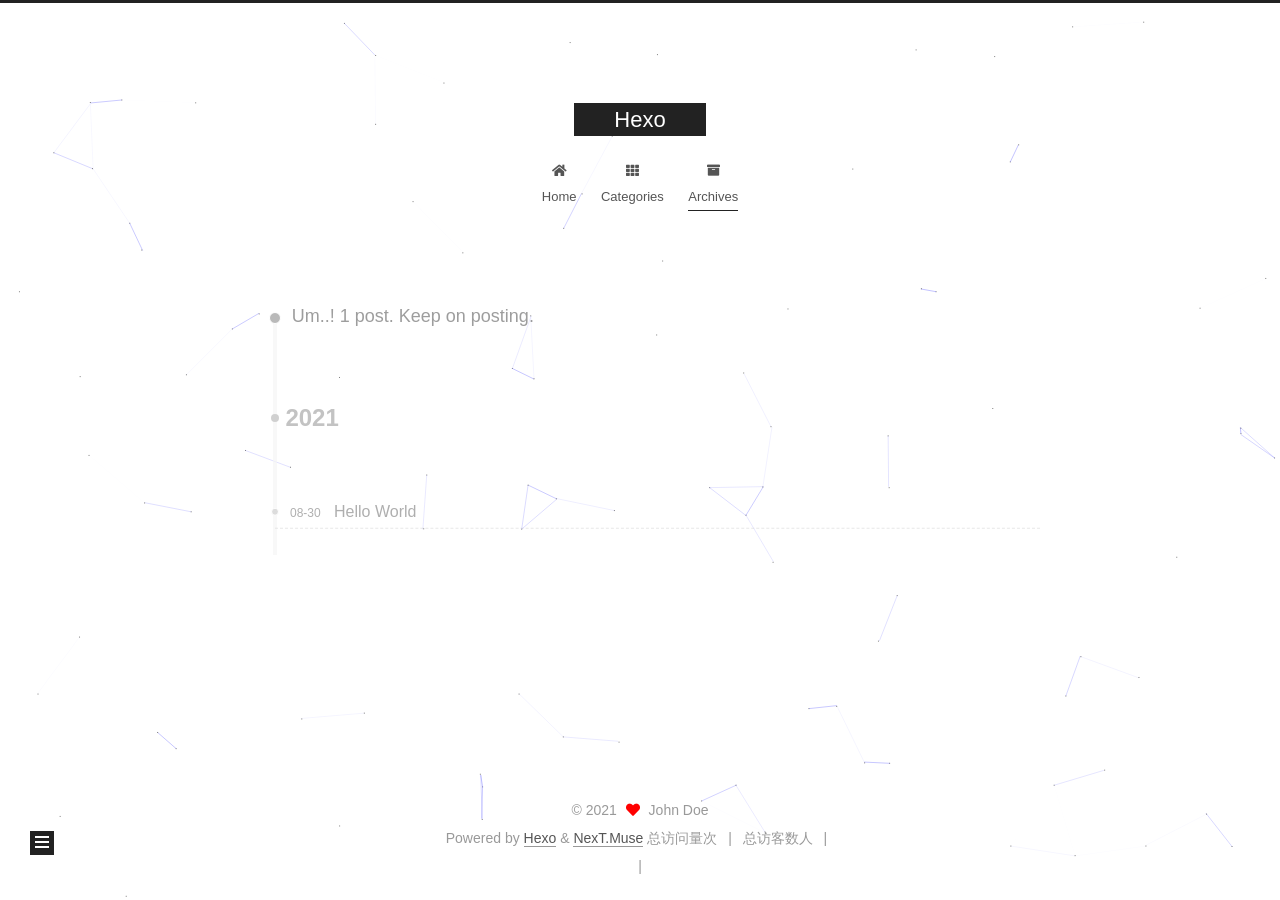
<file: archives/2021/index.html>
<!DOCTYPE html>
<html lang="en">
<head>
  <meta charset="UTF-8">
<meta name="viewport" content="width=device-width, initial-scale=1, maximum-scale=2">
<meta name="theme-color" content="#222">
<meta name="generator" content="Hexo 5.4.0">
  <link rel="apple-touch-icon" sizes="180x180" href="/images/apple-touch-icon-next.png">
  <link rel="icon" type="image/png" sizes="32x32" href="/images/favicon-32x32-next.png">
  <link rel="icon" type="image/png" sizes="16x16" href="/images/favicon-16x16-next.png">
  <link rel="mask-icon" href="/images/logo.svg" color="#222">

<link rel="stylesheet" href="/css/main.css">


<link rel="stylesheet" href="/lib/font-awesome/css/all.min.css">

<script id="hexo-configurations">
    var NexT = window.NexT || {};
    var CONFIG = {"hostname":"example.com","root":"/","scheme":"Muse","version":"7.8.0","exturl":false,"sidebar":{"position":"left","display":"post","padding":18,"offset":12,"onmobile":false},"copycode":{"enable":false,"show_result":false,"style":null},"back2top":{"enable":true,"sidebar":false,"scrollpercent":false},"bookmark":{"enable":false,"color":"#222","save":"auto"},"fancybox":false,"mediumzoom":false,"lazyload":false,"pangu":false,"comments":{"style":"tabs","active":null,"storage":true,"lazyload":false,"nav":null},"algolia":{"hits":{"per_page":10},"labels":{"input_placeholder":"Search for Posts","hits_empty":"We didn't find any results for the search: ${query}","hits_stats":"${hits} results found in ${time} ms"}},"localsearch":{"enable":false,"trigger":"auto","top_n_per_article":1,"unescape":false,"preload":false},"motion":{"enable":true,"async":false,"transition":{"post_block":"fadeIn","post_header":"slideDownIn","post_body":"slideDownIn","coll_header":"slideLeftIn","sidebar":"slideUpIn"}}};
  </script>

  <meta property="og:type" content="website">
<meta property="og:title" content="Hexo">
<meta property="og:url" content="http://example.com/archives/2021/index.html">
<meta property="og:site_name" content="Hexo">
<meta property="og:locale" content="en_US">
<meta property="article:author" content="John Doe">
<meta name="twitter:card" content="summary">

<link rel="canonical" href="http://example.com/archives/2021/">


<script id="page-configurations">
  // https://hexo.io/docs/variables.html
  CONFIG.page = {
    sidebar: "",
    isHome : false,
    isPost : false,
    lang   : 'en'
  };
</script>

  <title>Archive | Hexo</title>
  






  <noscript>
  <style>
  .use-motion .brand,
  .use-motion .menu-item,
  .sidebar-inner,
  .use-motion .post-block,
  .use-motion .pagination,
  .use-motion .comments,
  .use-motion .post-header,
  .use-motion .post-body,
  .use-motion .collection-header { opacity: initial; }

  .use-motion .site-title,
  .use-motion .site-subtitle {
    opacity: initial;
    top: initial;
  }

  .use-motion .logo-line-before i { left: initial; }
  .use-motion .logo-line-after i { right: initial; }
  </style>
</noscript>

</head>

<body itemscope itemtype="http://schema.org/WebPage">
  <div class="container use-motion">
    <div class="headband"></div>

    <header class="header" itemscope itemtype="http://schema.org/WPHeader">
      <div class="header-inner"><div class="site-brand-container">
  <div class="site-nav-toggle">
    <div class="toggle" aria-label="Toggle navigation bar">
      <span class="toggle-line toggle-line-first"></span>
      <span class="toggle-line toggle-line-middle"></span>
      <span class="toggle-line toggle-line-last"></span>
    </div>
  </div>

  <div class="site-meta">

    <a href="/" class="brand" rel="start">
      <span class="logo-line-before"><i></i></span>
      <h1 class="site-title">Hexo</h1>
      <span class="logo-line-after"><i></i></span>
    </a>
  </div>

  <div class="site-nav-right">
    <div class="toggle popup-trigger">
    </div>
  </div>
</div>




<nav class="site-nav">
  <ul id="menu" class="main-menu menu">
        <li class="menu-item menu-item-home">

    <a href="/" rel="section"><i class="fa fa-home fa-fw"></i>Home</a>

  </li>
        <li class="menu-item menu-item-categories">

    <a href="/categories/" rel="section"><i class="fa fa-th fa-fw"></i>Categories</a>

  </li>
        <li class="menu-item menu-item-archives">

    <a href="/archives/" rel="section"><i class="fa fa-archive fa-fw"></i>Archives</a>

  </li>
  </ul>
</nav>




</div>
    </header>

    
  <div class="back-to-top">
    <i class="fa fa-arrow-up"></i>
    <span>0%</span>
  </div>


    <main class="main">
      <div class="main-inner">
        <div class="content-wrap">
          

          <div class="content archive">
            

  
  
  
  <div class="post-block">
    <div class="posts-collapse">
      <div class="collection-title">
        <span class="collection-header">Um..! 1 post. Keep on posting.</span>
      </div>

      
    <div class="collection-year">
      <span class="collection-header">2021</span>
    </div>

  <article itemscope itemtype="http://schema.org/Article">
    <header class="post-header">

      <div class="post-meta">
        <time itemprop="dateCreated"
              datetime="2021-08-30T21:25:24+08:00"
              content="2021-08-30">
          08-30
        </time>
      </div>

      <div class="post-title">
          <a class="post-title-link" href="/2021/08/30/hello-world/" itemprop="url">
            <span itemprop="name">Hello World</span>
          </a>
      </div>

    </header>
  </article>


    </div>
  </div>
  
  
  

  



          </div>
          

<script>
  window.addEventListener('tabs:register', () => {
    let { activeClass } = CONFIG.comments;
    if (CONFIG.comments.storage) {
      activeClass = localStorage.getItem('comments_active') || activeClass;
    }
    if (activeClass) {
      let activeTab = document.querySelector(`a[href="#comment-${activeClass}"]`);
      if (activeTab) {
        activeTab.click();
      }
    }
  });
  if (CONFIG.comments.storage) {
    window.addEventListener('tabs:click', event => {
      if (!event.target.matches('.tabs-comment .tab-content .tab-pane')) return;
      let commentClass = event.target.classList[1];
      localStorage.setItem('comments_active', commentClass);
    });
  }
</script>

        </div>
          
  
  <div class="toggle sidebar-toggle">
    <span class="toggle-line toggle-line-first"></span>
    <span class="toggle-line toggle-line-middle"></span>
    <span class="toggle-line toggle-line-last"></span>
  </div>

  <aside class="sidebar">
    <div class="sidebar-inner">

      <ul class="sidebar-nav motion-element">
        <li class="sidebar-nav-toc">
          Table of Contents
        </li>
        <li class="sidebar-nav-overview">
          Overview
        </li>
      </ul>

      <!--noindex-->
      <div class="post-toc-wrap sidebar-panel">
      </div>
      <!--/noindex-->

      <div class="site-overview-wrap sidebar-panel">
        <div class="site-author motion-element" itemprop="author" itemscope itemtype="http://schema.org/Person">
    <img class="site-author-image" itemprop="image" alt="John Doe"
      src="/images/ShinChan.jpg">
  <p class="site-author-name" itemprop="name">John Doe</p>
  <div class="site-description" itemprop="description"></div>
</div>
<div class="site-state-wrap motion-element">
  <nav class="site-state">
      <div class="site-state-item site-state-posts">
          <a href="/archives/">
        
          <span class="site-state-item-count">1</span>
          <span class="site-state-item-name">posts</span>
        </a>
      </div>
  </nav>
</div>
  <div class="links-of-author motion-element">
      <span class="links-of-author-item">
        <a href="https://github.com/LVZJself" title="GitHub → https:&#x2F;&#x2F;github.com&#x2F;LVZJself" rel="noopener" target="_blank"><i class="fab fa-github fa-fw"></i>GitHub</a>
      </span>
      <span class="links-of-author-item">
        <a href="mailto:faye1246950440@gmail.com" title="E-Mail → mailto:faye1246950440@gmail.com" rel="noopener" target="_blank"><i class="fa fa-envelope fa-fw"></i>E-Mail</a>
      </span>
  </div>



      </div>

    </div>
  </aside>
  <div id="sidebar-dimmer"></div>


      </div>
    </main>

    <footer class="footer">
      <div class="footer-inner">
        

        

<div class="copyright">
  
  &copy; 
  <span itemprop="copyrightYear">2021</span>
  <span class="with-love">
    <i class="fa fa-heart"></i>
  </span>
  <span class="author" itemprop="copyrightHolder">John Doe</span>
</div>
  <div class="powered-by">Powered by <a href="https://hexo.io/" class="theme-link" rel="noopener" target="_blank">Hexo</a> & <a href="https://muse.theme-next.org/" class="theme-link" rel="noopener" target="_blank">NexT.Muse</a>
  </div>

    <script async src="//dn-lbstatics.qbox.me/busuanzi/2.3/busuanzi.pure.mini.js"></script>

    <span id="busuanzi_container_site_pv">总访问量<span id="busuanzi_value_site_pv"></span>次</span>
    <span class="post-meta-divider">|</span>
    <span id="busuanzi_container_site_uv">总访客数<span id="busuanzi_value_site_uv"></span>人</span>
    <span class="post-meta-divider">|</span>
<!-- 不蒜子计数初始值纠正 -->
<script>
$(document).ready(function() {

    var int = setInterval(fixCount, 50);  // 50ms周期检测函数
    var countOffset = 20000;  // 初始化首次数据

    function fixCount() {            
       if (document.getElementById("busuanzi_container_site_pv").style.display != "none")
        {
            $("#busuanzi_value_site_pv").html(parseInt($("#busuanzi_value_site_pv").html()) + countOffset); 
            clearInterval(int);
        }                  
        if ($("#busuanzi_container_site_pv").css("display") != "none")
        {
            $("#busuanzi_value_site_uv").html(parseInt($("#busuanzi_value_site_uv").html()) + countOffset); // 加上初始数据 
            clearInterval(int); // 停止检测
        }  
    }
       	
});
</script> 

        
<div class="busuanzi-count">
  <script async src="https://busuanzi.ibruce.info/busuanzi/2.3/busuanzi.pure.mini.js"></script>
    <span class="post-meta-item" id="busuanzi_container_site_uv" style="display: none;">
      <span class="post-meta-item-icon">
        <i class="fa fa-user"></i>
      </span>
      <span class="site-uv" title="Total Visitors">
        <span id="busuanzi_value_site_uv"></span>
      </span>
    </span>
    <span class="post-meta-divider">|</span>
    <span class="post-meta-item" id="busuanzi_container_site_pv" style="display: none;">
      <span class="post-meta-item-icon">
        <i class="fa fa-eye"></i>
      </span>
      <span class="site-pv" title="Total Views">
        <span id="busuanzi_value_site_pv"></span>
      </span>
    </span>
</div>








      </div>
    </footer>
  </div>

  
  
  <script color='0,0,255' opacity='0.5' zIndex='-1' count='99' src="/lib/canvas-nest/canvas-nest.min.js"></script>
  <script src="/lib/anime.min.js"></script>
  <script src="/lib/velocity/velocity.min.js"></script>
  <script src="/lib/velocity/velocity.ui.min.js"></script>

<script src="/js/utils.js"></script>

<script src="/js/motion.js"></script>


<script src="/js/schemes/muse.js"></script>


<script src="/js/next-boot.js"></script>




  















  

  

</body>
</html>
</file>
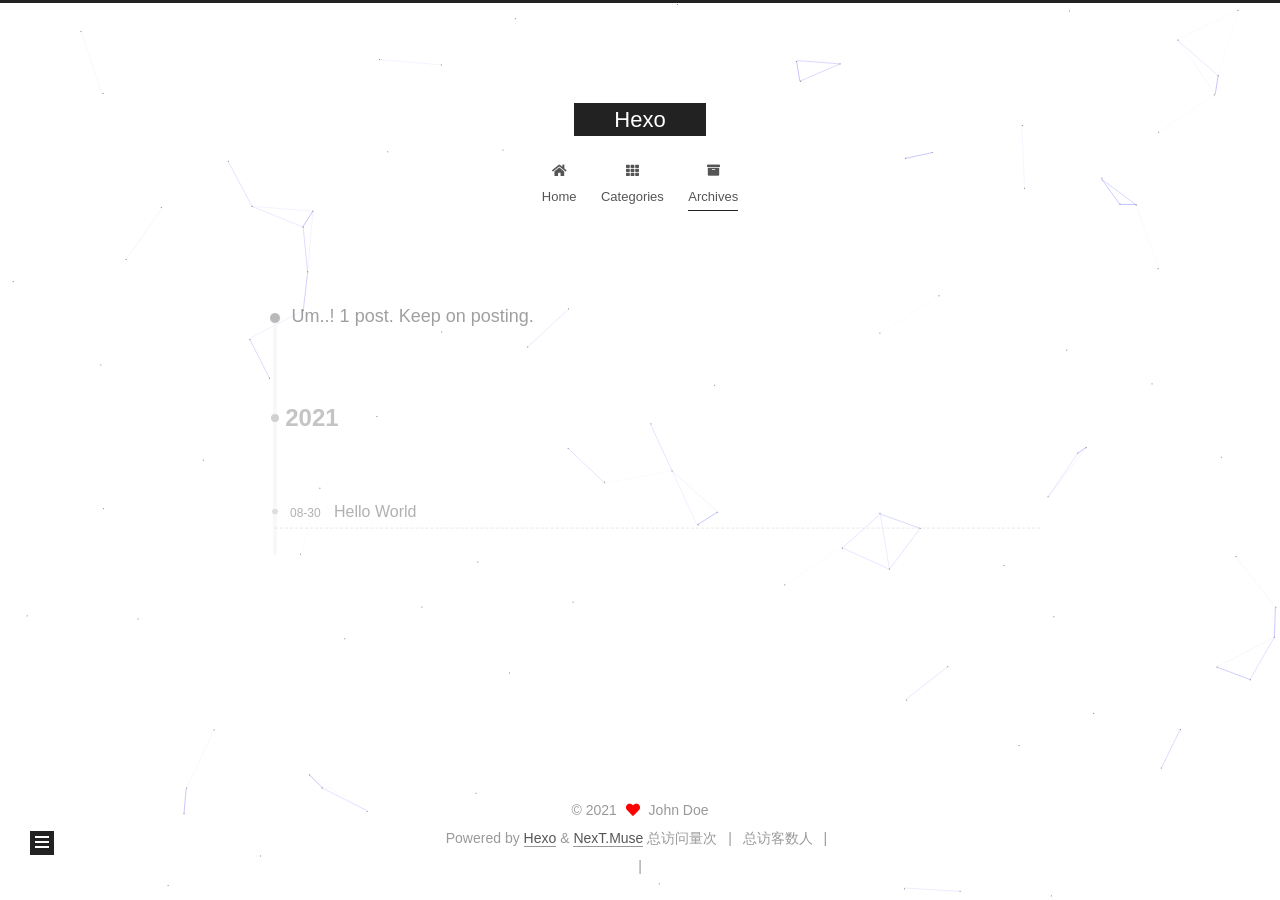
<file: archives/2021/08/index.html>
<!DOCTYPE html>
<html lang="en">
<head>
  <meta charset="UTF-8">
<meta name="viewport" content="width=device-width, initial-scale=1, maximum-scale=2">
<meta name="theme-color" content="#222">
<meta name="generator" content="Hexo 5.4.0">
  <link rel="apple-touch-icon" sizes="180x180" href="/images/apple-touch-icon-next.png">
  <link rel="icon" type="image/png" sizes="32x32" href="/images/favicon-32x32-next.png">
  <link rel="icon" type="image/png" sizes="16x16" href="/images/favicon-16x16-next.png">
  <link rel="mask-icon" href="/images/logo.svg" color="#222">

<link rel="stylesheet" href="/css/main.css">


<link rel="stylesheet" href="/lib/font-awesome/css/all.min.css">

<script id="hexo-configurations">
    var NexT = window.NexT || {};
    var CONFIG = {"hostname":"example.com","root":"/","scheme":"Muse","version":"7.8.0","exturl":false,"sidebar":{"position":"left","display":"post","padding":18,"offset":12,"onmobile":false},"copycode":{"enable":false,"show_result":false,"style":null},"back2top":{"enable":true,"sidebar":false,"scrollpercent":false},"bookmark":{"enable":false,"color":"#222","save":"auto"},"fancybox":false,"mediumzoom":false,"lazyload":false,"pangu":false,"comments":{"style":"tabs","active":null,"storage":true,"lazyload":false,"nav":null},"algolia":{"hits":{"per_page":10},"labels":{"input_placeholder":"Search for Posts","hits_empty":"We didn't find any results for the search: ${query}","hits_stats":"${hits} results found in ${time} ms"}},"localsearch":{"enable":false,"trigger":"auto","top_n_per_article":1,"unescape":false,"preload":false},"motion":{"enable":true,"async":false,"transition":{"post_block":"fadeIn","post_header":"slideDownIn","post_body":"slideDownIn","coll_header":"slideLeftIn","sidebar":"slideUpIn"}}};
  </script>

  <meta property="og:type" content="website">
<meta property="og:title" content="Hexo">
<meta property="og:url" content="http://example.com/archives/2021/08/index.html">
<meta property="og:site_name" content="Hexo">
<meta property="og:locale" content="en_US">
<meta property="article:author" content="John Doe">
<meta name="twitter:card" content="summary">

<link rel="canonical" href="http://example.com/archives/2021/08/">


<script id="page-configurations">
  // https://hexo.io/docs/variables.html
  CONFIG.page = {
    sidebar: "",
    isHome : false,
    isPost : false,
    lang   : 'en'
  };
</script>

  <title>Archive | Hexo</title>
  






  <noscript>
  <style>
  .use-motion .brand,
  .use-motion .menu-item,
  .sidebar-inner,
  .use-motion .post-block,
  .use-motion .pagination,
  .use-motion .comments,
  .use-motion .post-header,
  .use-motion .post-body,
  .use-motion .collection-header { opacity: initial; }

  .use-motion .site-title,
  .use-motion .site-subtitle {
    opacity: initial;
    top: initial;
  }

  .use-motion .logo-line-before i { left: initial; }
  .use-motion .logo-line-after i { right: initial; }
  </style>
</noscript>

</head>

<body itemscope itemtype="http://schema.org/WebPage">
  <div class="container use-motion">
    <div class="headband"></div>

    <header class="header" itemscope itemtype="http://schema.org/WPHeader">
      <div class="header-inner"><div class="site-brand-container">
  <div class="site-nav-toggle">
    <div class="toggle" aria-label="Toggle navigation bar">
      <span class="toggle-line toggle-line-first"></span>
      <span class="toggle-line toggle-line-middle"></span>
      <span class="toggle-line toggle-line-last"></span>
    </div>
  </div>

  <div class="site-meta">

    <a href="/" class="brand" rel="start">
      <span class="logo-line-before"><i></i></span>
      <h1 class="site-title">Hexo</h1>
      <span class="logo-line-after"><i></i></span>
    </a>
  </div>

  <div class="site-nav-right">
    <div class="toggle popup-trigger">
    </div>
  </div>
</div>




<nav class="site-nav">
  <ul id="menu" class="main-menu menu">
        <li class="menu-item menu-item-home">

    <a href="/" rel="section"><i class="fa fa-home fa-fw"></i>Home</a>

  </li>
        <li class="menu-item menu-item-categories">

    <a href="/categories/" rel="section"><i class="fa fa-th fa-fw"></i>Categories</a>

  </li>
        <li class="menu-item menu-item-archives">

    <a href="/archives/" rel="section"><i class="fa fa-archive fa-fw"></i>Archives</a>

  </li>
  </ul>
</nav>




</div>
    </header>

    
  <div class="back-to-top">
    <i class="fa fa-arrow-up"></i>
    <span>0%</span>
  </div>


    <main class="main">
      <div class="main-inner">
        <div class="content-wrap">
          

          <div class="content archive">
            

  
  
  
  <div class="post-block">
    <div class="posts-collapse">
      <div class="collection-title">
        <span class="collection-header">Um..! 1 post. Keep on posting.</span>
      </div>

      
    <div class="collection-year">
      <span class="collection-header">2021</span>
    </div>

  <article itemscope itemtype="http://schema.org/Article">
    <header class="post-header">

      <div class="post-meta">
        <time itemprop="dateCreated"
              datetime="2021-08-30T21:25:24+08:00"
              content="2021-08-30">
          08-30
        </time>
      </div>

      <div class="post-title">
          <a class="post-title-link" href="/2021/08/30/hello-world/" itemprop="url">
            <span itemprop="name">Hello World</span>
          </a>
      </div>

    </header>
  </article>


    </div>
  </div>
  
  
  

  



          </div>
          

<script>
  window.addEventListener('tabs:register', () => {
    let { activeClass } = CONFIG.comments;
    if (CONFIG.comments.storage) {
      activeClass = localStorage.getItem('comments_active') || activeClass;
    }
    if (activeClass) {
      let activeTab = document.querySelector(`a[href="#comment-${activeClass}"]`);
      if (activeTab) {
        activeTab.click();
      }
    }
  });
  if (CONFIG.comments.storage) {
    window.addEventListener('tabs:click', event => {
      if (!event.target.matches('.tabs-comment .tab-content .tab-pane')) return;
      let commentClass = event.target.classList[1];
      localStorage.setItem('comments_active', commentClass);
    });
  }
</script>

        </div>
          
  
  <div class="toggle sidebar-toggle">
    <span class="toggle-line toggle-line-first"></span>
    <span class="toggle-line toggle-line-middle"></span>
    <span class="toggle-line toggle-line-last"></span>
  </div>

  <aside class="sidebar">
    <div class="sidebar-inner">

      <ul class="sidebar-nav motion-element">
        <li class="sidebar-nav-toc">
          Table of Contents
        </li>
        <li class="sidebar-nav-overview">
          Overview
        </li>
      </ul>

      <!--noindex-->
      <div class="post-toc-wrap sidebar-panel">
      </div>
      <!--/noindex-->

      <div class="site-overview-wrap sidebar-panel">
        <div class="site-author motion-element" itemprop="author" itemscope itemtype="http://schema.org/Person">
    <img class="site-author-image" itemprop="image" alt="John Doe"
      src="/images/ShinChan.jpg">
  <p class="site-author-name" itemprop="name">John Doe</p>
  <div class="site-description" itemprop="description"></div>
</div>
<div class="site-state-wrap motion-element">
  <nav class="site-state">
      <div class="site-state-item site-state-posts">
          <a href="/archives/">
        
          <span class="site-state-item-count">1</span>
          <span class="site-state-item-name">posts</span>
        </a>
      </div>
  </nav>
</div>
  <div class="links-of-author motion-element">
      <span class="links-of-author-item">
        <a href="https://github.com/LVZJself" title="GitHub → https:&#x2F;&#x2F;github.com&#x2F;LVZJself" rel="noopener" target="_blank"><i class="fab fa-github fa-fw"></i>GitHub</a>
      </span>
      <span class="links-of-author-item">
        <a href="mailto:faye1246950440@gmail.com" title="E-Mail → mailto:faye1246950440@gmail.com" rel="noopener" target="_blank"><i class="fa fa-envelope fa-fw"></i>E-Mail</a>
      </span>
  </div>



      </div>

    </div>
  </aside>
  <div id="sidebar-dimmer"></div>


      </div>
    </main>

    <footer class="footer">
      <div class="footer-inner">
        

        

<div class="copyright">
  
  &copy; 
  <span itemprop="copyrightYear">2021</span>
  <span class="with-love">
    <i class="fa fa-heart"></i>
  </span>
  <span class="author" itemprop="copyrightHolder">John Doe</span>
</div>
  <div class="powered-by">Powered by <a href="https://hexo.io/" class="theme-link" rel="noopener" target="_blank">Hexo</a> & <a href="https://muse.theme-next.org/" class="theme-link" rel="noopener" target="_blank">NexT.Muse</a>
  </div>

    <script async src="//dn-lbstatics.qbox.me/busuanzi/2.3/busuanzi.pure.mini.js"></script>

    <span id="busuanzi_container_site_pv">总访问量<span id="busuanzi_value_site_pv"></span>次</span>
    <span class="post-meta-divider">|</span>
    <span id="busuanzi_container_site_uv">总访客数<span id="busuanzi_value_site_uv"></span>人</span>
    <span class="post-meta-divider">|</span>
<!-- 不蒜子计数初始值纠正 -->
<script>
$(document).ready(function() {

    var int = setInterval(fixCount, 50);  // 50ms周期检测函数
    var countOffset = 20000;  // 初始化首次数据

    function fixCount() {            
       if (document.getElementById("busuanzi_container_site_pv").style.display != "none")
        {
            $("#busuanzi_value_site_pv").html(parseInt($("#busuanzi_value_site_pv").html()) + countOffset); 
            clearInterval(int);
        }                  
        if ($("#busuanzi_container_site_pv").css("display") != "none")
        {
            $("#busuanzi_value_site_uv").html(parseInt($("#busuanzi_value_site_uv").html()) + countOffset); // 加上初始数据 
            clearInterval(int); // 停止检测
        }  
    }
       	
});
</script> 

        
<div class="busuanzi-count">
  <script async src="https://busuanzi.ibruce.info/busuanzi/2.3/busuanzi.pure.mini.js"></script>
    <span class="post-meta-item" id="busuanzi_container_site_uv" style="display: none;">
      <span class="post-meta-item-icon">
        <i class="fa fa-user"></i>
      </span>
      <span class="site-uv" title="Total Visitors">
        <span id="busuanzi_value_site_uv"></span>
      </span>
    </span>
    <span class="post-meta-divider">|</span>
    <span class="post-meta-item" id="busuanzi_container_site_pv" style="display: none;">
      <span class="post-meta-item-icon">
        <i class="fa fa-eye"></i>
      </span>
      <span class="site-pv" title="Total Views">
        <span id="busuanzi_value_site_pv"></span>
      </span>
    </span>
</div>








      </div>
    </footer>
  </div>

  
  
  <script color='0,0,255' opacity='0.5' zIndex='-1' count='99' src="/lib/canvas-nest/canvas-nest.min.js"></script>
  <script src="/lib/anime.min.js"></script>
  <script src="/lib/velocity/velocity.min.js"></script>
  <script src="/lib/velocity/velocity.ui.min.js"></script>

<script src="/js/utils.js"></script>

<script src="/js/motion.js"></script>


<script src="/js/schemes/muse.js"></script>


<script src="/js/next-boot.js"></script>




  















  

  

</body>
</html>
</file>
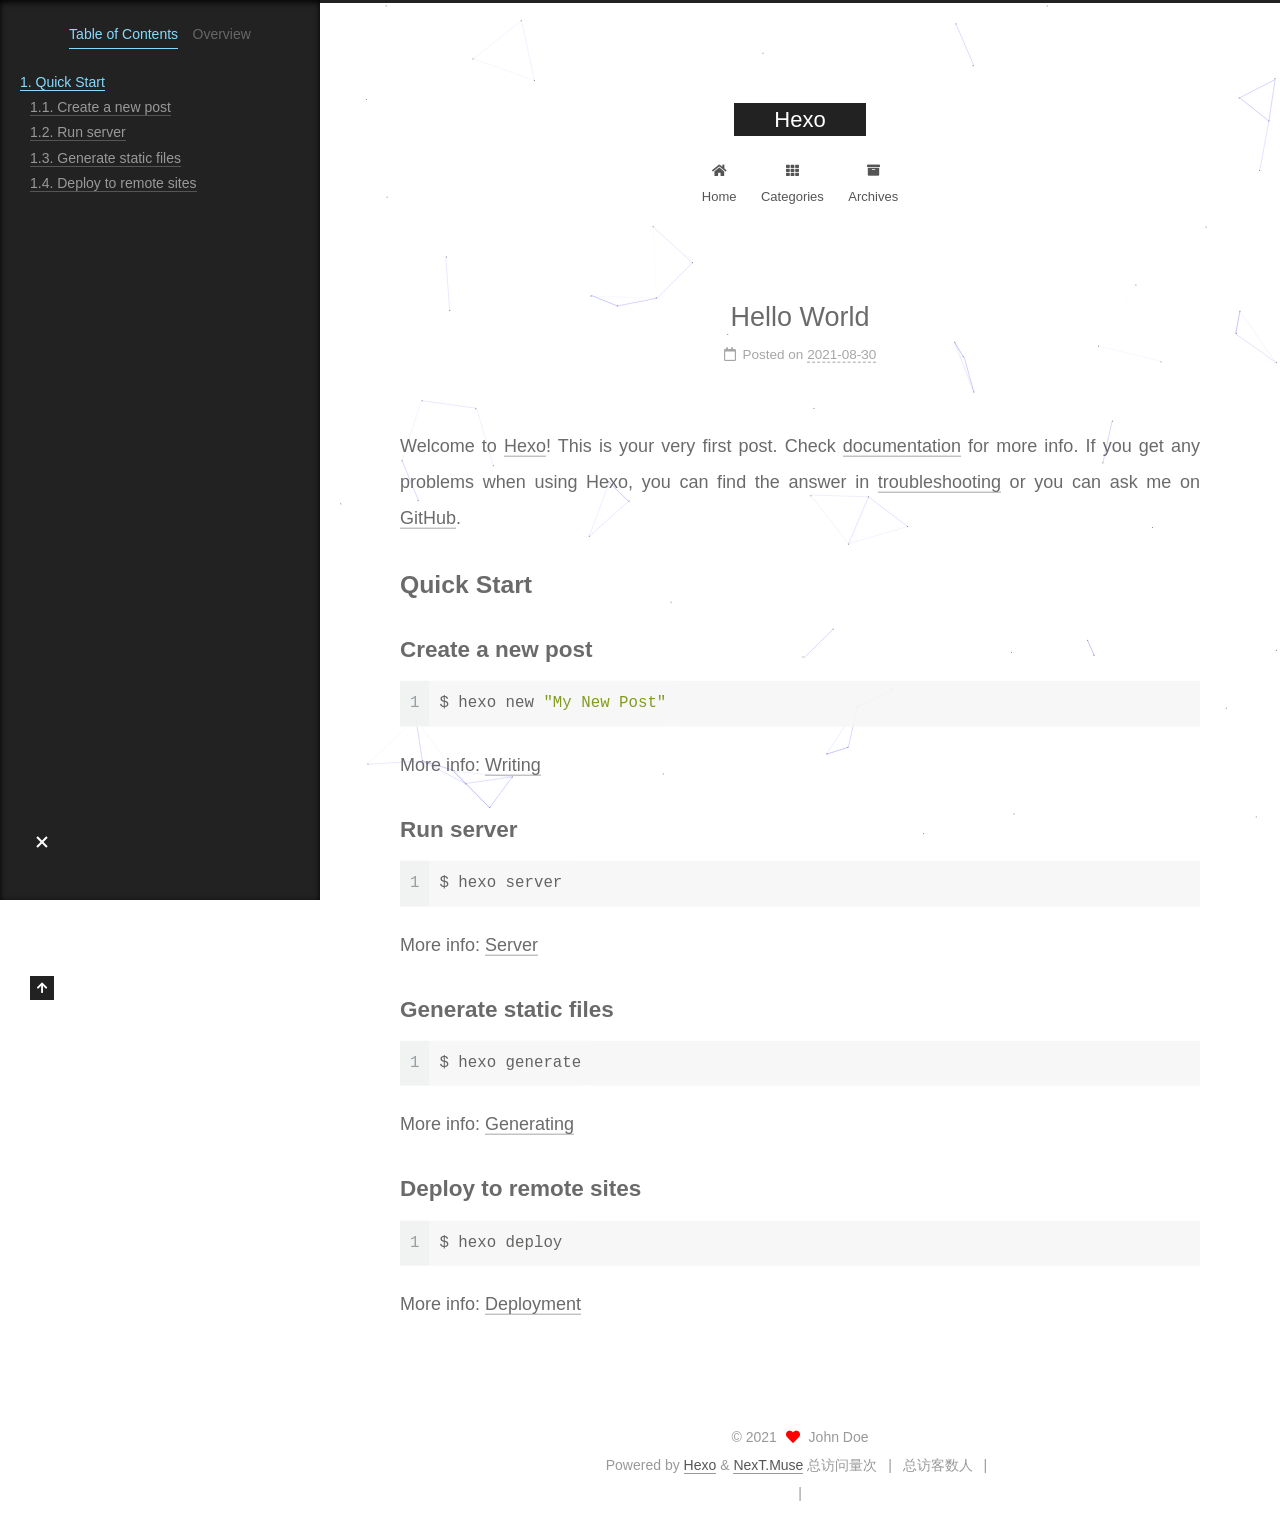
<file: 2021/08/30/hello-world/index.html>
<!DOCTYPE html>
<html lang="en">
<head>
  <meta charset="UTF-8">
<meta name="viewport" content="width=device-width, initial-scale=1, maximum-scale=2">
<meta name="theme-color" content="#222">
<meta name="generator" content="Hexo 5.4.0">
  <link rel="apple-touch-icon" sizes="180x180" href="/images/apple-touch-icon-next.png">
  <link rel="icon" type="image/png" sizes="32x32" href="/images/favicon-32x32-next.png">
  <link rel="icon" type="image/png" sizes="16x16" href="/images/favicon-16x16-next.png">
  <link rel="mask-icon" href="/images/logo.svg" color="#222">

<link rel="stylesheet" href="/css/main.css">


<link rel="stylesheet" href="/lib/font-awesome/css/all.min.css">

<script id="hexo-configurations">
    var NexT = window.NexT || {};
    var CONFIG = {"hostname":"example.com","root":"/","scheme":"Muse","version":"7.8.0","exturl":false,"sidebar":{"position":"left","display":"post","padding":18,"offset":12,"onmobile":false},"copycode":{"enable":false,"show_result":false,"style":null},"back2top":{"enable":true,"sidebar":false,"scrollpercent":false},"bookmark":{"enable":false,"color":"#222","save":"auto"},"fancybox":false,"mediumzoom":false,"lazyload":false,"pangu":false,"comments":{"style":"tabs","active":null,"storage":true,"lazyload":false,"nav":null},"algolia":{"hits":{"per_page":10},"labels":{"input_placeholder":"Search for Posts","hits_empty":"We didn't find any results for the search: ${query}","hits_stats":"${hits} results found in ${time} ms"}},"localsearch":{"enable":false,"trigger":"auto","top_n_per_article":1,"unescape":false,"preload":false},"motion":{"enable":true,"async":false,"transition":{"post_block":"fadeIn","post_header":"slideDownIn","post_body":"slideDownIn","coll_header":"slideLeftIn","sidebar":"slideUpIn"}}};
  </script>

  <meta name="description" content="Welcome to Hexo! This is your very first post. Check documentation for more info. If you get any problems when using Hexo, you can find the answer in troubleshooting or you can ask me on GitHub. Quick">
<meta property="og:type" content="article">
<meta property="og:title" content="Hello World">
<meta property="og:url" content="http://example.com/2021/08/30/hello-world/index.html">
<meta property="og:site_name" content="Hexo">
<meta property="og:description" content="Welcome to Hexo! This is your very first post. Check documentation for more info. If you get any problems when using Hexo, you can find the answer in troubleshooting or you can ask me on GitHub. Quick">
<meta property="og:locale" content="en_US">
<meta property="article:published_time" content="2021-08-30T13:25:24.693Z">
<meta property="article:modified_time" content="2021-08-30T13:25:24.693Z">
<meta property="article:author" content="John Doe">
<meta name="twitter:card" content="summary">

<link rel="canonical" href="http://example.com/2021/08/30/hello-world/">


<script id="page-configurations">
  // https://hexo.io/docs/variables.html
  CONFIG.page = {
    sidebar: "",
    isHome : false,
    isPost : true,
    lang   : 'en'
  };
</script>

  <title>Hello World | Hexo</title>
  






  <noscript>
  <style>
  .use-motion .brand,
  .use-motion .menu-item,
  .sidebar-inner,
  .use-motion .post-block,
  .use-motion .pagination,
  .use-motion .comments,
  .use-motion .post-header,
  .use-motion .post-body,
  .use-motion .collection-header { opacity: initial; }

  .use-motion .site-title,
  .use-motion .site-subtitle {
    opacity: initial;
    top: initial;
  }

  .use-motion .logo-line-before i { left: initial; }
  .use-motion .logo-line-after i { right: initial; }
  </style>
</noscript>

</head>

<body itemscope itemtype="http://schema.org/WebPage">
  <div class="container use-motion">
    <div class="headband"></div>

    <header class="header" itemscope itemtype="http://schema.org/WPHeader">
      <div class="header-inner"><div class="site-brand-container">
  <div class="site-nav-toggle">
    <div class="toggle" aria-label="Toggle navigation bar">
      <span class="toggle-line toggle-line-first"></span>
      <span class="toggle-line toggle-line-middle"></span>
      <span class="toggle-line toggle-line-last"></span>
    </div>
  </div>

  <div class="site-meta">

    <a href="/" class="brand" rel="start">
      <span class="logo-line-before"><i></i></span>
      <h1 class="site-title">Hexo</h1>
      <span class="logo-line-after"><i></i></span>
    </a>
  </div>

  <div class="site-nav-right">
    <div class="toggle popup-trigger">
    </div>
  </div>
</div>




<nav class="site-nav">
  <ul id="menu" class="main-menu menu">
        <li class="menu-item menu-item-home">

    <a href="/" rel="section"><i class="fa fa-home fa-fw"></i>Home</a>

  </li>
        <li class="menu-item menu-item-categories">

    <a href="/categories/" rel="section"><i class="fa fa-th fa-fw"></i>Categories</a>

  </li>
        <li class="menu-item menu-item-archives">

    <a href="/archives/" rel="section"><i class="fa fa-archive fa-fw"></i>Archives</a>

  </li>
  </ul>
</nav>




</div>
    </header>

    
  <div class="back-to-top">
    <i class="fa fa-arrow-up"></i>
    <span>0%</span>
  </div>


    <main class="main">
      <div class="main-inner">
        <div class="content-wrap">
          

          <div class="content post posts-expand">
            

    
  
  
  <article itemscope itemtype="http://schema.org/Article" class="post-block" lang="en">
    <link itemprop="mainEntityOfPage" href="http://example.com/2021/08/30/hello-world/">

    <span hidden itemprop="author" itemscope itemtype="http://schema.org/Person">
      <meta itemprop="image" content="/images/ShinChan.jpg">
      <meta itemprop="name" content="John Doe">
      <meta itemprop="description" content="">
    </span>

    <span hidden itemprop="publisher" itemscope itemtype="http://schema.org/Organization">
      <meta itemprop="name" content="Hexo">
    </span>
      <header class="post-header">
        <h1 class="post-title" itemprop="name headline">
          Hello World
        </h1>

        <div class="post-meta">
            <span class="post-meta-item">
              <span class="post-meta-item-icon">
                <i class="far fa-calendar"></i>
              </span>
              <span class="post-meta-item-text">Posted on</span>

              <time title="Created: 2021-08-30 21:25:24" itemprop="dateCreated datePublished" datetime="2021-08-30T21:25:24+08:00">2021-08-30</time>
            </span>

          
            <span class="post-meta-item" title="Views" id="busuanzi_container_page_pv" style="display: none;">
              <span class="post-meta-item-icon">
                <i class="fa fa-eye"></i>
              </span>
              <span class="post-meta-item-text">Views: </span>
              <span id="busuanzi_value_page_pv"></span>
            </span>

        </div>
      </header>

    
    
    
    <div class="post-body" itemprop="articleBody">

      
        <p>Welcome to <a target="_blank" rel="noopener" href="https://hexo.io/">Hexo</a>! This is your very first post. Check <a target="_blank" rel="noopener" href="https://hexo.io/docs/">documentation</a> for more info. If you get any problems when using Hexo, you can find the answer in <a target="_blank" rel="noopener" href="https://hexo.io/docs/troubleshooting.html">troubleshooting</a> or you can ask me on <a target="_blank" rel="noopener" href="https://github.com/hexojs/hexo/issues">GitHub</a>.</p>
<h2 id="Quick-Start"><a href="#Quick-Start" class="headerlink" title="Quick Start"></a>Quick Start</h2><h3 id="Create-a-new-post"><a href="#Create-a-new-post" class="headerlink" title="Create a new post"></a>Create a new post</h3><figure class="highlight bash"><table><tr><td class="gutter"><pre><span class="line">1</span><br></pre></td><td class="code"><pre><span class="line">$ hexo new <span class="string">&quot;My New Post&quot;</span></span><br></pre></td></tr></table></figure>

<p>More info: <a target="_blank" rel="noopener" href="https://hexo.io/docs/writing.html">Writing</a></p>
<h3 id="Run-server"><a href="#Run-server" class="headerlink" title="Run server"></a>Run server</h3><figure class="highlight bash"><table><tr><td class="gutter"><pre><span class="line">1</span><br></pre></td><td class="code"><pre><span class="line">$ hexo server</span><br></pre></td></tr></table></figure>

<p>More info: <a target="_blank" rel="noopener" href="https://hexo.io/docs/server.html">Server</a></p>
<h3 id="Generate-static-files"><a href="#Generate-static-files" class="headerlink" title="Generate static files"></a>Generate static files</h3><figure class="highlight bash"><table><tr><td class="gutter"><pre><span class="line">1</span><br></pre></td><td class="code"><pre><span class="line">$ hexo generate</span><br></pre></td></tr></table></figure>

<p>More info: <a target="_blank" rel="noopener" href="https://hexo.io/docs/generating.html">Generating</a></p>
<h3 id="Deploy-to-remote-sites"><a href="#Deploy-to-remote-sites" class="headerlink" title="Deploy to remote sites"></a>Deploy to remote sites</h3><figure class="highlight bash"><table><tr><td class="gutter"><pre><span class="line">1</span><br></pre></td><td class="code"><pre><span class="line">$ hexo deploy</span><br></pre></td></tr></table></figure>

<p>More info: <a target="_blank" rel="noopener" href="https://hexo.io/docs/one-command-deployment.html">Deployment</a></p>

    </div>

    
    
    

      <footer class="post-footer">

        


        
      </footer>
    
  </article>
  
  
  



          </div>
          

<script>
  window.addEventListener('tabs:register', () => {
    let { activeClass } = CONFIG.comments;
    if (CONFIG.comments.storage) {
      activeClass = localStorage.getItem('comments_active') || activeClass;
    }
    if (activeClass) {
      let activeTab = document.querySelector(`a[href="#comment-${activeClass}"]`);
      if (activeTab) {
        activeTab.click();
      }
    }
  });
  if (CONFIG.comments.storage) {
    window.addEventListener('tabs:click', event => {
      if (!event.target.matches('.tabs-comment .tab-content .tab-pane')) return;
      let commentClass = event.target.classList[1];
      localStorage.setItem('comments_active', commentClass);
    });
  }
</script>

        </div>
          
  
  <div class="toggle sidebar-toggle">
    <span class="toggle-line toggle-line-first"></span>
    <span class="toggle-line toggle-line-middle"></span>
    <span class="toggle-line toggle-line-last"></span>
  </div>

  <aside class="sidebar">
    <div class="sidebar-inner">

      <ul class="sidebar-nav motion-element">
        <li class="sidebar-nav-toc">
          Table of Contents
        </li>
        <li class="sidebar-nav-overview">
          Overview
        </li>
      </ul>

      <!--noindex-->
      <div class="post-toc-wrap sidebar-panel">
          <div class="post-toc motion-element"><ol class="nav"><li class="nav-item nav-level-2"><a class="nav-link" href="#Quick-Start"><span class="nav-number">1.</span> <span class="nav-text">Quick Start</span></a><ol class="nav-child"><li class="nav-item nav-level-3"><a class="nav-link" href="#Create-a-new-post"><span class="nav-number">1.1.</span> <span class="nav-text">Create a new post</span></a></li><li class="nav-item nav-level-3"><a class="nav-link" href="#Run-server"><span class="nav-number">1.2.</span> <span class="nav-text">Run server</span></a></li><li class="nav-item nav-level-3"><a class="nav-link" href="#Generate-static-files"><span class="nav-number">1.3.</span> <span class="nav-text">Generate static files</span></a></li><li class="nav-item nav-level-3"><a class="nav-link" href="#Deploy-to-remote-sites"><span class="nav-number">1.4.</span> <span class="nav-text">Deploy to remote sites</span></a></li></ol></li></ol></div>
      </div>
      <!--/noindex-->

      <div class="site-overview-wrap sidebar-panel">
        <div class="site-author motion-element" itemprop="author" itemscope itemtype="http://schema.org/Person">
    <img class="site-author-image" itemprop="image" alt="John Doe"
      src="/images/ShinChan.jpg">
  <p class="site-author-name" itemprop="name">John Doe</p>
  <div class="site-description" itemprop="description"></div>
</div>
<div class="site-state-wrap motion-element">
  <nav class="site-state">
      <div class="site-state-item site-state-posts">
          <a href="/archives/">
        
          <span class="site-state-item-count">1</span>
          <span class="site-state-item-name">posts</span>
        </a>
      </div>
  </nav>
</div>
  <div class="links-of-author motion-element">
      <span class="links-of-author-item">
        <a href="https://github.com/LVZJself" title="GitHub → https:&#x2F;&#x2F;github.com&#x2F;LVZJself" rel="noopener" target="_blank"><i class="fab fa-github fa-fw"></i>GitHub</a>
      </span>
      <span class="links-of-author-item">
        <a href="mailto:faye1246950440@gmail.com" title="E-Mail → mailto:faye1246950440@gmail.com" rel="noopener" target="_blank"><i class="fa fa-envelope fa-fw"></i>E-Mail</a>
      </span>
  </div>



      </div>

    </div>
  </aside>
  <div id="sidebar-dimmer"></div>


      </div>
    </main>

    <footer class="footer">
      <div class="footer-inner">
        

        

<div class="copyright">
  
  &copy; 
  <span itemprop="copyrightYear">2021</span>
  <span class="with-love">
    <i class="fa fa-heart"></i>
  </span>
  <span class="author" itemprop="copyrightHolder">John Doe</span>
</div>
  <div class="powered-by">Powered by <a href="https://hexo.io/" class="theme-link" rel="noopener" target="_blank">Hexo</a> & <a href="https://muse.theme-next.org/" class="theme-link" rel="noopener" target="_blank">NexT.Muse</a>
  </div>

    <script async src="//dn-lbstatics.qbox.me/busuanzi/2.3/busuanzi.pure.mini.js"></script>

    <span id="busuanzi_container_site_pv">总访问量<span id="busuanzi_value_site_pv"></span>次</span>
    <span class="post-meta-divider">|</span>
    <span id="busuanzi_container_site_uv">总访客数<span id="busuanzi_value_site_uv"></span>人</span>
    <span class="post-meta-divider">|</span>
<!-- 不蒜子计数初始值纠正 -->
<script>
$(document).ready(function() {

    var int = setInterval(fixCount, 50);  // 50ms周期检测函数
    var countOffset = 20000;  // 初始化首次数据

    function fixCount() {            
       if (document.getElementById("busuanzi_container_site_pv").style.display != "none")
        {
            $("#busuanzi_value_site_pv").html(parseInt($("#busuanzi_value_site_pv").html()) + countOffset); 
            clearInterval(int);
        }                  
        if ($("#busuanzi_container_site_pv").css("display") != "none")
        {
            $("#busuanzi_value_site_uv").html(parseInt($("#busuanzi_value_site_uv").html()) + countOffset); // 加上初始数据 
            clearInterval(int); // 停止检测
        }  
    }
       	
});
</script> 

        
<div class="busuanzi-count">
  <script async src="https://busuanzi.ibruce.info/busuanzi/2.3/busuanzi.pure.mini.js"></script>
    <span class="post-meta-item" id="busuanzi_container_site_uv" style="display: none;">
      <span class="post-meta-item-icon">
        <i class="fa fa-user"></i>
      </span>
      <span class="site-uv" title="Total Visitors">
        <span id="busuanzi_value_site_uv"></span>
      </span>
    </span>
    <span class="post-meta-divider">|</span>
    <span class="post-meta-item" id="busuanzi_container_site_pv" style="display: none;">
      <span class="post-meta-item-icon">
        <i class="fa fa-eye"></i>
      </span>
      <span class="site-pv" title="Total Views">
        <span id="busuanzi_value_site_pv"></span>
      </span>
    </span>
</div>








      </div>
    </footer>
  </div>

  
  
  <script color='0,0,255' opacity='0.5' zIndex='-1' count='99' src="/lib/canvas-nest/canvas-nest.min.js"></script>
  <script src="/lib/anime.min.js"></script>
  <script src="/lib/velocity/velocity.min.js"></script>
  <script src="/lib/velocity/velocity.ui.min.js"></script>

<script src="/js/utils.js"></script>

<script src="/js/motion.js"></script>


<script src="/js/schemes/muse.js"></script>


<script src="/js/next-boot.js"></script>




  















  

  

</body>
</html>
</file>
<file: css/main.css>
:root {
  --body-bg-color: #fff;
  --content-bg-color: #fff;
  --card-bg-color: #f5f5f5;
  --text-color: #555;
  --blockquote-color: #666;
  --link-color: #555;
  --link-hover-color: #222;
  --brand-color: #fff;
  --brand-hover-color: #fff;
  --table-row-odd-bg-color: #f9f9f9;
  --table-row-hover-bg-color: #f5f5f5;
  --menu-item-bg-color: #f5f5f5;
  --btn-default-bg: #222;
  --btn-default-color: #fff;
  --btn-default-border-color: #222;
  --btn-default-hover-bg: #fff;
  --btn-default-hover-color: #222;
  --btn-default-hover-border-color: #222;
}
html {
  line-height: 1.15; /* 1 */
  -webkit-text-size-adjust: 100%; /* 2 */
}
body {
  margin: 0;
}
main {
  display: block;
}
h1 {
  font-size: 2em;
  margin: 0.67em 0;
}
hr {
  box-sizing: content-box; /* 1 */
  height: 0; /* 1 */
  overflow: visible; /* 2 */
}
pre {
  font-family: monospace, monospace; /* 1 */
  font-size: 1em; /* 2 */
}
a {
  background: transparent;
}
abbr[title] {
  border-bottom: none; /* 1 */
  text-decoration: underline; /* 2 */
  text-decoration: underline dotted; /* 2 */
}
b,
strong {
  font-weight: bolder;
}
code,
kbd,
samp {
  font-family: monospace, monospace; /* 1 */
  font-size: 1em; /* 2 */
}
small {
  font-size: 80%;
}
sub,
sup {
  font-size: 75%;
  line-height: 0;
  position: relative;
  vertical-align: baseline;
}
sub {
  bottom: -0.25em;
}
sup {
  top: -0.5em;
}
img {
  border-style: none;
}
button,
input,
optgroup,
select,
textarea {
  font-family: inherit; /* 1 */
  font-size: 100%; /* 1 */
  line-height: 1.15; /* 1 */
  margin: 0; /* 2 */
}
button,
input {
/* 1 */
  overflow: visible;
}
button,
select {
/* 1 */
  text-transform: none;
}
button,
[type='button'],
[type='reset'],
[type='submit'] {
  -webkit-appearance: button;
}
button::-moz-focus-inner,
[type='button']::-moz-focus-inner,
[type='reset']::-moz-focus-inner,
[type='submit']::-moz-focus-inner {
  border-style: none;
  padding: 0;
}
button:-moz-focusring,
[type='button']:-moz-focusring,
[type='reset']:-moz-focusring,
[type='submit']:-moz-focusring {
  outline: 1px dotted ButtonText;
}
fieldset {
  padding: 0.35em 0.75em 0.625em;
}
legend {
  box-sizing: border-box; /* 1 */
  color: inherit; /* 2 */
  display: table; /* 1 */
  max-width: 100%; /* 1 */
  padding: 0; /* 3 */
  white-space: normal; /* 1 */
}
progress {
  vertical-align: baseline;
}
textarea {
  overflow: auto;
}
[type='checkbox'],
[type='radio'] {
  box-sizing: border-box; /* 1 */
  padding: 0; /* 2 */
}
[type='number']::-webkit-inner-spin-button,
[type='number']::-webkit-outer-spin-button {
  height: auto;
}
[type='search'] {
  outline-offset: -2px; /* 2 */
  -webkit-appearance: textfield; /* 1 */
}
[type='search']::-webkit-search-decoration {
  -webkit-appearance: none;
}
::-webkit-file-upload-button {
  font: inherit; /* 2 */
  -webkit-appearance: button; /* 1 */
}
details {
  display: block;
}
summary {
  display: list-item;
}
template {
  display: none;
}
[hidden] {
  display: none;
}
::selection {
  background: #262a30;
  color: #eee;
}
html,
body {
  height: 100%;
}
body {
  background: var(--body-bg-color);
  color: var(--text-color);
  font-family: 'Lato', "PingFang SC", "Microsoft YaHei", sans-serif;
  font-size: 1em;
  line-height: 2;
}
@media (max-width: 991px) {
  body {
    padding-left: 0 !important;
    padding-right: 0 !important;
  }
}
h1,
h2,
h3,
h4,
h5,
h6 {
  font-family: 'Lato', "PingFang SC", "Microsoft YaHei", sans-serif;
  font-weight: bold;
  line-height: 1.5;
  margin: 20px 0 15px;
}
h1 {
  font-size: 1.5em;
}
h2 {
  font-size: 1.375em;
}
h3 {
  font-size: 1.25em;
}
h4 {
  font-size: 1.125em;
}
h5 {
  font-size: 1em;
}
h6 {
  font-size: 0.875em;
}
p {
  margin: 0 0 20px 0;
}
a,
span.exturl {
  border-bottom: 1px solid #999;
  color: var(--link-color);
  outline: 0;
  text-decoration: none;
  overflow-wrap: break-word;
  word-wrap: break-word;
  cursor: pointer;
}
a:hover,
span.exturl:hover {
  border-bottom-color: var(--link-hover-color);
  color: var(--link-hover-color);
}
iframe,
img,
video {
  display: block;
  margin-left: auto;
  margin-right: auto;
  max-width: 100%;
}
hr {
  background-image: repeating-linear-gradient(-45deg, #ddd, #ddd 4px, transparent 4px, transparent 8px);
  border: 0;
  height: 3px;
  margin: 40px 0;
}
blockquote {
  border-left: 4px solid #ddd;
  color: var(--blockquote-color);
  margin: 0;
  padding: 0 15px;
}
blockquote cite::before {
  content: '-';
  padding: 0 5px;
}
dt {
  font-weight: bold;
}
dd {
  margin: 0;
  padding: 0;
}
kbd {
  background-color: #f5f5f5;
  background-image: linear-gradient(#eee, #fff, #eee);
  border: 1px solid #ccc;
  border-radius: 0.2em;
  box-shadow: 0.1em 0.1em 0.2em rgba(0,0,0,0.1);
  color: #555;
  font-family: inherit;
  padding: 0.1em 0.3em;
  white-space: nowrap;
}
.table-container {
  overflow: auto;
}
table {
  border-collapse: collapse;
  border-spacing: 0;
  font-size: 0.875em;
  margin: 0 0 20px 0;
  width: 100%;
}
tbody tr:nth-of-type(odd) {
  background: var(--table-row-odd-bg-color);
}
tbody tr:hover {
  background: var(--table-row-hover-bg-color);
}
caption,
th,
td {
  font-weight: normal;
  padding: 8px;
  vertical-align: middle;
}
th,
td {
  border: 1px solid #ddd;
  border-bottom: 3px solid #ddd;
}
th {
  font-weight: 700;
  padding-bottom: 10px;
}
td {
  border-bottom-width: 1px;
}
.btn {
  background: var(--btn-default-bg);
  border: 2px solid var(--btn-default-border-color);
  border-radius: 0;
  color: var(--btn-default-color);
  display: inline-block;
  font-size: 0.875em;
  line-height: 2;
  padding: 0 20px;
  text-decoration: none;
  transition-property: background-color;
  transition-delay: 0s;
  transition-duration: 0.2s;
  transition-timing-function: ease-in-out;
}
.btn:hover {
  background: var(--btn-default-hover-bg);
  border-color: var(--btn-default-hover-border-color);
  color: var(--btn-default-hover-color);
}
.btn + .btn {
  margin: 0 0 8px 8px;
}
.btn .fa-fw {
  text-align: left;
  width: 1.285714285714286em;
}
.toggle {
  line-height: 0;
}
.toggle .toggle-line {
  background: #fff;
  display: inline-block;
  height: 2px;
  left: 0;
  position: relative;
  top: 0;
  transition: all 0.4s;
  vertical-align: top;
  width: 100%;
}
.toggle .toggle-line:not(:first-child) {
  margin-top: 3px;
}
.toggle.toggle-arrow .toggle-line-first {
  left: 50%;
  top: 2px;
  transform: rotate(45deg);
  width: 50%;
}
.toggle.toggle-arrow .toggle-line-middle {
  left: 2px;
  width: 90%;
}
.toggle.toggle-arrow .toggle-line-last {
  left: 50%;
  top: -2px;
  transform: rotate(-45deg);
  width: 50%;
}
.toggle.toggle-close .toggle-line-first {
  transform: rotate(-45deg);
  top: 5px;
}
.toggle.toggle-close .toggle-line-middle {
  opacity: 0;
}
.toggle.toggle-close .toggle-line-last {
  transform: rotate(45deg);
  top: -5px;
}
.highlight,
pre {
  background: #f7f7f7;
  color: #4d4d4c;
  line-height: 1.6;
  margin: 0 auto 20px;
}
pre,
code {
  font-family: consolas, Menlo, monospace, "PingFang SC", "Microsoft YaHei";
}
code {
  background: #eee;
  border-radius: 3px;
  color: #555;
  padding: 2px 4px;
  overflow-wrap: break-word;
  word-wrap: break-word;
}
.highlight *::selection {
  background: #d6d6d6;
}
.highlight pre {
  border: 0;
  margin: 0;
  padding: 10px 0;
}
.highlight table {
  border: 0;
  margin: 0;
  width: auto;
}
.highlight td {
  border: 0;
  padding: 0;
}
.highlight figcaption {
  background: #eff2f3;
  color: #4d4d4c;
  display: flex;
  font-size: 0.875em;
  justify-content: space-between;
  line-height: 1.2;
  padding: 0.5em;
}
.highlight figcaption a {
  color: #4d4d4c;
}
.highlight figcaption a:hover {
  border-bottom-color: #4d4d4c;
}
.highlight .gutter {
  -moz-user-select: none;
  -ms-user-select: none;
  -webkit-user-select: none;
  user-select: none;
}
.highlight .gutter pre {
  background: #eff2f3;
  color: #869194;
  padding-left: 10px;
  padding-right: 10px;
  text-align: right;
}
.highlight .code pre {
  background: #f7f7f7;
  padding-left: 10px;
  width: 100%;
}
.gist table {
  width: auto;
}
.gist table td {
  border: 0;
}
pre {
  overflow: auto;
  padding: 10px;
}
pre code {
  background: none;
  color: #4d4d4c;
  font-size: 0.875em;
  padding: 0;
  text-shadow: none;
}
pre .deletion {
  background: #fdd;
}
pre .addition {
  background: #dfd;
}
pre .meta {
  color: #eab700;
  -moz-user-select: none;
  -ms-user-select: none;
  -webkit-user-select: none;
  user-select: none;
}
pre .comment {
  color: #8e908c;
}
pre .variable,
pre .attribute,
pre .tag,
pre .name,
pre .regexp,
pre .ruby .constant,
pre .xml .tag .title,
pre .xml .pi,
pre .xml .doctype,
pre .html .doctype,
pre .css .id,
pre .css .class,
pre .css .pseudo {
  color: #c82829;
}
pre .number,
pre .preprocessor,
pre .built_in,
pre .builtin-name,
pre .literal,
pre .params,
pre .constant,
pre .command {
  color: #f5871f;
}
pre .ruby .class .title,
pre .css .rules .attribute,
pre .string,
pre .symbol,
pre .value,
pre .inheritance,
pre .header,
pre .ruby .symbol,
pre .xml .cdata,
pre .special,
pre .formula {
  color: #718c00;
}
pre .title,
pre .css .hexcolor {
  color: #3e999f;
}
pre .function,
pre .python .decorator,
pre .python .title,
pre .ruby .function .title,
pre .ruby .title .keyword,
pre .perl .sub,
pre .javascript .title,
pre .coffeescript .title {
  color: #4271ae;
}
pre .keyword,
pre .javascript .function {
  color: #8959a8;
}
.blockquote-center {
  border-left: none;
  margin: 40px 0;
  padding: 0;
  position: relative;
  text-align: center;
}
.blockquote-center .fa {
  display: block;
  opacity: 0.6;
  position: absolute;
  width: 100%;
}
.blockquote-center .fa-quote-left {
  border-top: 1px solid #ccc;
  text-align: left;
  top: -20px;
}
.blockquote-center .fa-quote-right {
  border-bottom: 1px solid #ccc;
  text-align: right;
  bottom: -20px;
}
.blockquote-center p,
.blockquote-center div {
  text-align: center;
}
.post-body .group-picture img {
  margin: 0 auto;
  padding: 0 3px;
}
.group-picture-row {
  margin-bottom: 6px;
  overflow: hidden;
}
.group-picture-column {
  float: left;
  margin-bottom: 10px;
}
.post-body .label {
  color: #555;
  display: inline;
  padding: 0 2px;
}
.post-body .label.default {
  background: #f0f0f0;
}
.post-body .label.primary {
  background: #efe6f7;
}
.post-body .label.info {
  background: #e5f2f8;
}
.post-body .label.success {
  background: #e7f4e9;
}
.post-body .label.warning {
  background: #fcf6e1;
}
.post-body .label.danger {
  background: #fae8eb;
}
.post-body .tabs {
  margin-bottom: 20px;
}
.post-body .tabs,
.tabs-comment {
  display: block;
  padding-top: 10px;
  position: relative;
}
.post-body .tabs ul.nav-tabs,
.tabs-comment ul.nav-tabs {
  display: flex;
  flex-wrap: wrap;
  margin: 0;
  margin-bottom: -1px;
  padding: 0;
}
@media (max-width: 413px) {
  .post-body .tabs ul.nav-tabs,
  .tabs-comment ul.nav-tabs {
    display: block;
    margin-bottom: 5px;
  }
}
.post-body .tabs ul.nav-tabs li.tab,
.tabs-comment ul.nav-tabs li.tab {
  border-bottom: 1px solid #ddd;
  border-left: 1px solid transparent;
  border-right: 1px solid transparent;
  border-top: 3px solid transparent;
  flex-grow: 1;
  list-style-type: none;
  border-radius: 0 0 0 0;
}
@media (max-width: 413px) {
  .post-body .tabs ul.nav-tabs li.tab,
  .tabs-comment ul.nav-tabs li.tab {
    border-bottom: 1px solid transparent;
    border-left: 3px solid transparent;
    border-right: 1px solid transparent;
    border-top: 1px solid transparent;
  }
}
@media (max-width: 413px) {
  .post-body .tabs ul.nav-tabs li.tab,
  .tabs-comment ul.nav-tabs li.tab {
    border-radius: 0;
  }
}
.post-body .tabs ul.nav-tabs li.tab a,
.tabs-comment ul.nav-tabs li.tab a {
  border-bottom: initial;
  display: block;
  line-height: 1.8;
  outline: 0;
  padding: 0.25em 0.75em;
  text-align: center;
  transition-delay: 0s;
  transition-duration: 0.2s;
  transition-timing-function: ease-out;
}
.post-body .tabs ul.nav-tabs li.tab a i,
.tabs-comment ul.nav-tabs li.tab a i {
  width: 1.285714285714286em;
}
.post-body .tabs ul.nav-tabs li.tab.active,
.tabs-comment ul.nav-tabs li.tab.active {
  border-bottom: 1px solid transparent;
  border-left: 1px solid #ddd;
  border-right: 1px solid #ddd;
  border-top: 3px solid #fc6423;
}
@media (max-width: 413px) {
  .post-body .tabs ul.nav-tabs li.tab.active,
  .tabs-comment ul.nav-tabs li.tab.active {
    border-bottom: 1px solid #ddd;
    border-left: 3px solid #fc6423;
    border-right: 1px solid #ddd;
    border-top: 1px solid #ddd;
  }
}
.post-body .tabs ul.nav-tabs li.tab.active a,
.tabs-comment ul.nav-tabs li.tab.active a {
  color: var(--link-color);
  cursor: default;
}
.post-body .tabs .tab-content .tab-pane,
.tabs-comment .tab-content .tab-pane {
  border: 1px solid #ddd;
  border-top: 0;
  padding: 20px 20px 0 20px;
  border-radius: 0;
}
.post-body .tabs .tab-content .tab-pane:not(.active),
.tabs-comment .tab-content .tab-pane:not(.active) {
  display: none;
}
.post-body .tabs .tab-content .tab-pane.active,
.tabs-comment .tab-content .tab-pane.active {
  display: block;
}
.post-body .tabs .tab-content .tab-pane.active:nth-of-type(1),
.tabs-comment .tab-content .tab-pane.active:nth-of-type(1) {
  border-radius: 0 0 0 0;
}
@media (max-width: 413px) {
  .post-body .tabs .tab-content .tab-pane.active:nth-of-type(1),
  .tabs-comment .tab-content .tab-pane.active:nth-of-type(1) {
    border-radius: 0;
  }
}
.post-body .note {
  border-radius: 3px;
  margin-bottom: 20px;
  padding: 1em;
  position: relative;
  border: 1px solid #eee;
  border-left-width: 5px;
}
.post-body .note h2,
.post-body .note h3,
.post-body .note h4,
.post-body .note h5,
.post-body .note h6 {
  margin-top: 0;
  border-bottom: initial;
  margin-bottom: 0;
  padding-top: 0;
}
.post-body .note p:first-child,
.post-body .note ul:first-child,
.post-body .note ol:first-child,
.post-body .note table:first-child,
.post-body .note pre:first-child,
.post-body .note blockquote:first-child,
.post-body .note img:first-child {
  margin-top: 0;
}
.post-body .note p:last-child,
.post-body .note ul:last-child,
.post-body .note ol:last-child,
.post-body .note table:last-child,
.post-body .note pre:last-child,
.post-body .note blockquote:last-child,
.post-body .note img:last-child {
  margin-bottom: 0;
}
.post-body .note.default {
  border-left-color: #777;
}
.post-body .note.default h2,
.post-body .note.default h3,
.post-body .note.default h4,
.post-body .note.default h5,
.post-body .note.default h6 {
  color: #777;
}
.post-body .note.primary {
  border-left-color: #6f42c1;
}
.post-body .note.primary h2,
.post-body .note.primary h3,
.post-body .note.primary h4,
.post-body .note.primary h5,
.post-body .note.primary h6 {
  color: #6f42c1;
}
.post-body .note.info {
  border-left-color: #428bca;
}
.post-body .note.info h2,
.post-body .note.info h3,
.post-body .note.info h4,
.post-body .note.info h5,
.post-body .note.info h6 {
  color: #428bca;
}
.post-body .note.success {
  border-left-color: #5cb85c;
}
.post-body .note.success h2,
.post-body .note.success h3,
.post-body .note.success h4,
.post-body .note.success h5,
.post-body .note.success h6 {
  color: #5cb85c;
}
.post-body .note.warning {
  border-left-color: #f0ad4e;
}
.post-body .note.warning h2,
.post-body .note.warning h3,
.post-body .note.warning h4,
.post-body .note.warning h5,
.post-body .note.warning h6 {
  color: #f0ad4e;
}
.post-body .note.danger {
  border-left-color: #d9534f;
}
.post-body .note.danger h2,
.post-body .note.danger h3,
.post-body .note.danger h4,
.post-body .note.danger h5,
.post-body .note.danger h6 {
  color: #d9534f;
}
.pagination .prev,
.pagination .next,
.pagination .page-number,
.pagination .space {
  display: inline-block;
  margin: 0 10px;
  padding: 0 11px;
  position: relative;
  top: -1px;
}
@media (max-width: 767px) {
  .pagination .prev,
  .pagination .next,
  .pagination .page-number,
  .pagination .space {
    margin: 0 5px;
  }
}
.pagination {
  border-top: 1px solid #eee;
  margin: 120px 0 0;
  text-align: center;
}
.pagination .prev,
.pagination .next,
.pagination .page-number {
  border-bottom: 0;
  border-top: 1px solid #eee;
  transition-property: border-color;
  transition-delay: 0s;
  transition-duration: 0.2s;
  transition-timing-function: ease-in-out;
}
.pagination .prev:hover,
.pagination .next:hover,
.pagination .page-number:hover {
  border-top-color: #222;
}
.pagination .space {
  margin: 0;
  padding: 0;
}
.pagination .prev {
  margin-left: 0;
}
.pagination .next {
  margin-right: 0;
}
.pagination .page-number.current {
  background: #ccc;
  border-top-color: #ccc;
  color: #fff;
}
@media (max-width: 767px) {
  .pagination {
    border-top: none;
  }
  .pagination .prev,
  .pagination .next,
  .pagination .page-number {
    border-bottom: 1px solid #eee;
    border-top: 0;
    margin-bottom: 10px;
    padding: 0 10px;
  }
  .pagination .prev:hover,
  .pagination .next:hover,
  .pagination .page-number:hover {
    border-bottom-color: #222;
  }
}
.comments {
  margin-top: 60px;
  overflow: hidden;
}
.comment-button-group {
  display: flex;
  flex-wrap: wrap-reverse;
  justify-content: center;
  margin: 1em 0;
}
.comment-button-group .comment-button {
  margin: 0.1em 0.2em;
}
.comment-button-group .comment-button.active {
  background: var(--btn-default-hover-bg);
  border-color: var(--btn-default-hover-border-color);
  color: var(--btn-default-hover-color);
}
.comment-position {
  display: none;
}
.comment-position.active {
  display: block;
}
.tabs-comment {
  background: var(--content-bg-color);
  margin-top: 4em;
  padding-top: 0;
}
.tabs-comment .comments {
  border: 0;
  box-shadow: none;
  margin-top: 0;
  padding-top: 0;
}
.container {
  min-height: 100%;
  position: relative;
}
.main-inner {
  margin: 0 auto;
  width: 700px;
}
@media (min-width: 1200px) {
  .main-inner {
    width: 800px;
  }
}
@media (min-width: 1600px) {
  .main-inner {
    width: 900px;
  }
}
@media (max-width: 767px) {
  .content-wrap {
    padding: 0 20px;
  }
}
.header {
  background: transparent;
}
.header-inner {
  margin: 0 auto;
  width: 700px;
}
@media (min-width: 1200px) {
  .header-inner {
    width: 800px;
  }
}
@media (min-width: 1600px) {
  .header-inner {
    width: 900px;
  }
}
.site-brand-container {
  display: flex;
  flex-shrink: 0;
  padding: 0 10px;
}
.headband {
  background: #222;
  height: 3px;
}
.site-meta {
  flex-grow: 1;
  text-align: center;
}
@media (max-width: 767px) {
  .site-meta {
    text-align: center;
  }
}
.brand {
  border-bottom: none;
  color: var(--brand-color);
  display: inline-block;
  line-height: 1.375em;
  padding: 0 40px;
  position: relative;
}
.brand:hover {
  color: var(--brand-hover-color);
}
.site-title {
  font-family: 'Lato', "PingFang SC", "Microsoft YaHei", sans-serif;
  font-size: 1.375em;
  font-weight: normal;
  margin: 0;
}
.site-subtitle {
  color: #999;
  font-size: 0.8125em;
  margin: 10px 0;
}
.use-motion .brand {
  opacity: 0;
}
.use-motion .site-title,
.use-motion .site-subtitle,
.use-motion .custom-logo-image {
  opacity: 0;
  position: relative;
  top: -10px;
}
.site-nav-toggle,
.site-nav-right {
  display: none;
}
@media (max-width: 767px) {
  .site-nav-toggle,
  .site-nav-right {
    display: flex;
    flex-direction: column;
    justify-content: center;
  }
}
.site-nav-toggle .toggle,
.site-nav-right .toggle {
  color: var(--text-color);
  padding: 10px;
  width: 22px;
}
.site-nav-toggle .toggle .toggle-line,
.site-nav-right .toggle .toggle-line {
  background: var(--text-color);
  border-radius: 1px;
}
.site-nav {
  display: block;
}
@media (max-width: 767px) {
  .site-nav {
    clear: both;
    display: none;
  }
}
.site-nav.site-nav-on {
  display: block;
}
.menu {
  margin-top: 20px;
  padding-left: 0;
  text-align: center;
}
.menu-item {
  display: inline-block;
  list-style: none;
  margin: 0 10px;
}
@media (max-width: 767px) {
  .menu-item {
    display: block;
    margin-top: 10px;
  }
  .menu-item.menu-item-search {
    display: none;
  }
}
.menu-item a,
.menu-item span.exturl {
  border-bottom: 0;
  display: block;
  font-size: 0.8125em;
  transition-property: border-color;
  transition-delay: 0s;
  transition-duration: 0.2s;
  transition-timing-function: ease-in-out;
}
@media (hover: none) {
  .menu-item a:hover,
  .menu-item span.exturl:hover {
    border-bottom-color: transparent !important;
  }
}
.menu-item .fa,
.menu-item .fab,
.menu-item .far,
.menu-item .fas {
  margin-right: 8px;
}
.menu-item .badge {
  display: inline-block;
  font-weight: bold;
  line-height: 1;
  margin-left: 0.35em;
  margin-top: 0.35em;
  text-align: center;
  white-space: nowrap;
}
@media (max-width: 767px) {
  .menu-item .badge {
    float: right;
    margin-left: 0;
  }
}
.menu-item-active a,
.menu .menu-item a:hover,
.menu .menu-item span.exturl:hover {
  background: var(--menu-item-bg-color);
}
.use-motion .menu-item {
  opacity: 0;
}
.sidebar {
  background: #222;
  bottom: 0;
  box-shadow: inset 0 2px 6px #000;
  position: fixed;
  top: 0;
}
@media (max-width: 991px) {
  .sidebar {
    display: none;
  }
}
.sidebar-inner {
  color: #999;
  padding: 18px 10px;
  text-align: center;
}
.cc-license {
  margin-top: 10px;
  text-align: center;
}
.cc-license .cc-opacity {
  border-bottom: none;
  opacity: 0.7;
}
.cc-license .cc-opacity:hover {
  opacity: 0.9;
}
.cc-license img {
  display: inline-block;
}
.site-author-image {
  border: 2px solid #333;
  display: block;
  margin: 0 auto;
  max-width: 96px;
  padding: 2px;
  border-radius: 50%;
}
.site-author-image {
  transition: transform 1s ease-out;
}
.site-author-image:hover {
  transform: rotateZ(360deg);
}
.site-author-name {
  color: #f5f5f5;
  font-weight: normal;
  margin: 5px 0 0;
  text-align: center;
}
.site-description {
  color: #999;
  font-size: 1em;
  margin-top: 5px;
  text-align: center;
}
.links-of-author {
  margin-top: 15px;
}
.links-of-author a,
.links-of-author span.exturl {
  border-bottom-color: #555;
  display: inline-block;
  font-size: 0.8125em;
  margin-bottom: 10px;
  margin-right: 10px;
  vertical-align: middle;
}
.links-of-author a::before,
.links-of-author span.exturl::before {
  background: #ecff94;
  border-radius: 50%;
  content: ' ';
  display: inline-block;
  height: 4px;
  margin-right: 3px;
  vertical-align: middle;
  width: 4px;
}
.sidebar-button {
  margin-top: 15px;
}
.sidebar-button a {
  border: 1px solid #fc6423;
  border-radius: 4px;
  color: #fc6423;
  display: inline-block;
  padding: 0 15px;
}
.sidebar-button a .fa,
.sidebar-button a .fab,
.sidebar-button a .far,
.sidebar-button a .fas {
  margin-right: 5px;
}
.sidebar-button a:hover {
  background: #fc6423;
  border: 1px solid #fc6423;
  color: #fff;
}
.sidebar-button a:hover .fa,
.sidebar-button a:hover .fab,
.sidebar-button a:hover .far,
.sidebar-button a:hover .fas {
  color: #fff;
}
.links-of-blogroll {
  font-size: 0.8125em;
  margin-top: 10px;
}
.links-of-blogroll-title {
  font-size: 0.875em;
  font-weight: 600;
  margin-top: 0;
}
.links-of-blogroll-list {
  list-style: none;
  margin: 0;
  padding: 0;
}
#sidebar-dimmer {
  display: none;
}
@media (max-width: 767px) {
  #sidebar-dimmer {
    background: #000;
    display: block;
    height: 100%;
    left: 100%;
    opacity: 0;
    position: fixed;
    top: 0;
    width: 100%;
    z-index: 1100;
  }
  .sidebar-active + #sidebar-dimmer {
    opacity: 0.7;
    transform: translateX(-100%);
    transition: opacity 0.5s;
  }
}
.sidebar-nav {
  margin: 0;
  padding-bottom: 20px;
  padding-left: 0;
}
.sidebar-nav li {
  border-bottom: 1px solid transparent;
  color: #666;
  cursor: pointer;
  display: inline-block;
  font-size: 0.875em;
}
.sidebar-nav li.sidebar-nav-overview {
  margin-left: 10px;
}
.sidebar-nav li:hover {
  color: #f5f5f5;
}
.sidebar-nav .sidebar-nav-active {
  border-bottom-color: #87daff;
  color: #87daff;
}
.sidebar-nav .sidebar-nav-active:hover {
  color: #87daff;
}
.sidebar-panel {
  display: none;
  overflow-x: hidden;
  overflow-y: auto;
}
.sidebar-panel-active {
  display: block;
}
.sidebar-toggle {
  background: #222;
  bottom: 45px;
  cursor: pointer;
  height: 14px;
  left: 30px;
  padding: 5px;
  position: fixed;
  width: 14px;
  z-index: 1300;
}
@media (max-width: 991px) {
  .sidebar-toggle {
    left: 20px;
    opacity: 0.8;
    display: none;
  }
}
.sidebar-toggle:hover .toggle-line {
  background: #87daff;
}
.post-toc {
  font-size: 0.875em;
}
.post-toc ol {
  list-style: none;
  margin: 0;
  padding: 0 2px 5px 10px;
  text-align: left;
}
.post-toc ol > ol {
  padding-left: 0;
}
.post-toc ol a {
  transition-property: all;
  transition-delay: 0s;
  transition-duration: 0.2s;
  transition-timing-function: ease-in-out;
}
.post-toc .nav-item {
  line-height: 1.8;
  overflow: hidden;
  text-overflow: ellipsis;
  white-space: nowrap;
}
.post-toc .nav .nav-child {
  display: none;
}
.post-toc .nav .active > .nav-child {
  display: block;
}
.post-toc .nav .active-current > .nav-child {
  display: block;
}
.post-toc .nav .active-current > .nav-child > .nav-item {
  display: block;
}
.post-toc .nav .active > a {
  border-bottom-color: #87daff;
  color: #87daff;
}
.post-toc .nav .active-current > a {
  color: #87daff;
}
.post-toc .nav .active-current > a:hover {
  color: #87daff;
}
.site-state {
  display: flex;
  justify-content: center;
  line-height: 1.4;
  margin-top: 10px;
  overflow: hidden;
  text-align: center;
  white-space: nowrap;
}
.site-state-item {
  padding: 0 15px;
}
.site-state-item:not(:first-child) {
  border-left: 1px solid #333;
}
.site-state-item a {
  border-bottom: none;
}
.site-state-item-count {
  display: block;
  font-size: 1.25em;
  font-weight: 600;
  text-align: center;
}
.site-state-item-name {
  color: inherit;
  font-size: 0.875em;
}
.footer {
  color: #999;
  font-size: 0.875em;
  padding: 20px 0;
}
.footer.footer-fixed {
  bottom: 0;
  left: 0;
  position: absolute;
  right: 0;
}
.footer-inner {
  box-sizing: border-box;
  margin: 0 auto;
  text-align: center;
  width: 700px;
}
@media (min-width: 1200px) {
  .footer-inner {
    width: 800px;
  }
}
@media (min-width: 1600px) {
  .footer-inner {
    width: 900px;
  }
}
.languages {
  display: inline-block;
  font-size: 1.125em;
  position: relative;
}
.languages .lang-select-label span {
  margin: 0 0.5em;
}
.languages .lang-select {
  height: 100%;
  left: 0;
  opacity: 0;
  position: absolute;
  top: 0;
  width: 100%;
}
.with-love {
  color: #ff0000;
  display: inline-block;
  margin: 0 5px;
}
.powered-by,
.theme-info {
  display: inline-block;
}
@-moz-keyframes iconAnimate {
  0%, 100% {
    transform: scale(1);
  }
  10%, 30% {
    transform: scale(0.9);
  }
  20%, 40%, 60%, 80% {
    transform: scale(1.1);
  }
  50%, 70% {
    transform: scale(1.1);
  }
}
@-webkit-keyframes iconAnimate {
  0%, 100% {
    transform: scale(1);
  }
  10%, 30% {
    transform: scale(0.9);
  }
  20%, 40%, 60%, 80% {
    transform: scale(1.1);
  }
  50%, 70% {
    transform: scale(1.1);
  }
}
@-o-keyframes iconAnimate {
  0%, 100% {
    transform: scale(1);
  }
  10%, 30% {
    transform: scale(0.9);
  }
  20%, 40%, 60%, 80% {
    transform: scale(1.1);
  }
  50%, 70% {
    transform: scale(1.1);
  }
}
@keyframes iconAnimate {
  0%, 100% {
    transform: scale(1);
  }
  10%, 30% {
    transform: scale(0.9);
  }
  20%, 40%, 60%, 80% {
    transform: scale(1.1);
  }
  50%, 70% {
    transform: scale(1.1);
  }
}
.back-to-top {
  font-size: 12px;
  text-align: center;
  transition-delay: 0s;
  transition-duration: 0.2s;
  transition-timing-function: ease-in-out;
}
.back-to-top {
  background: #222;
  bottom: -100px;
  box-sizing: border-box;
  color: #fff;
  cursor: pointer;
  left: 30px;
  opacity: 1;
  padding: 0 6px;
  position: fixed;
  transition-property: bottom;
  z-index: 1300;
  width: 24px;
}
.back-to-top span {
  display: none;
}
.back-to-top:hover {
  color: #87daff;
}
.back-to-top.back-to-top-on {
  bottom: 19px;
}
@media (max-width: 991px) {
  .back-to-top {
    left: 20px;
    opacity: 0.8;
  }
}
.post-body {
  font-family: 'Lato', "PingFang SC", "Microsoft YaHei", sans-serif;
  overflow-wrap: break-word;
  word-wrap: break-word;
}
@media (min-width: 1200px) {
  .post-body {
    font-size: 1.125em;
  }
}
.post-body .exturl .fa {
  font-size: 0.875em;
  margin-left: 4px;
}
.post-body .image-caption,
.post-body .figure .caption {
  color: #999;
  font-size: 0.875em;
  font-weight: bold;
  line-height: 1;
  margin: -20px auto 15px;
  text-align: center;
}
.post-sticky-flag {
  display: inline-block;
  transform: rotate(30deg);
}
.post-button {
  margin-top: 40px;
  text-align: center;
}
.use-motion .post-block,
.use-motion .pagination,
.use-motion .comments {
  opacity: 0;
}
.use-motion .post-header {
  opacity: 0;
}
.use-motion .post-body {
  opacity: 0;
}
.use-motion .collection-header {
  opacity: 0;
}
.posts-collapse {
  margin-left: 35px;
  position: relative;
}
@media (max-width: 767px) {
  .posts-collapse {
    margin-left: 0px;
    margin-right: 0px;
  }
}
.posts-collapse .collection-title {
  font-size: 1.125em;
  position: relative;
}
.posts-collapse .collection-title::before {
  background: #999;
  border: 1px solid #fff;
  border-radius: 50%;
  content: ' ';
  height: 10px;
  left: 0;
  margin-left: -6px;
  margin-top: -4px;
  position: absolute;
  top: 50%;
  width: 10px;
}
.posts-collapse .collection-year {
  font-size: 1.5em;
  font-weight: bold;
  margin: 60px 0;
  position: relative;
}
.posts-collapse .collection-year::before {
  background: #bbb;
  border-radius: 50%;
  content: ' ';
  height: 8px;
  left: 0;
  margin-left: -4px;
  margin-top: -4px;
  position: absolute;
  top: 50%;
  width: 8px;
}
.posts-collapse .collection-header {
  display: block;
  margin: 0 0 0 20px;
}
.posts-collapse .collection-header small {
  color: #bbb;
  margin-left: 5px;
}
.posts-collapse .post-header {
  border-bottom: 1px dashed #ccc;
  margin: 30px 0;
  padding-left: 15px;
  position: relative;
  transition-property: border;
  transition-delay: 0s;
  transition-duration: 0.2s;
  transition-timing-function: ease-in-out;
}
.posts-collapse .post-header::before {
  background: #bbb;
  border: 1px solid #fff;
  border-radius: 50%;
  content: ' ';
  height: 6px;
  left: 0;
  margin-left: -4px;
  position: absolute;
  top: 0.75em;
  transition-property: background;
  width: 6px;
  transition-delay: 0s;
  transition-duration: 0.2s;
  transition-timing-function: ease-in-out;
}
.posts-collapse .post-header:hover {
  border-bottom-color: #666;
}
.posts-collapse .post-header:hover::before {
  background: #222;
}
.posts-collapse .post-meta {
  display: inline;
  font-size: 0.75em;
  margin-right: 10px;
}
.posts-collapse .post-title {
  display: inline;
}
.posts-collapse .post-title a,
.posts-collapse .post-title span.exturl {
  border-bottom: none;
  color: var(--link-color);
}
.posts-collapse .post-title .fa-external-link-alt {
  font-size: 0.875em;
  margin-left: 5px;
}
.posts-collapse::before {
  background: #f5f5f5;
  content: ' ';
  height: 100%;
  left: 0;
  margin-left: -2px;
  position: absolute;
  top: 1.25em;
  width: 4px;
}
.post-eof {
  background: #ccc;
  height: 1px;
  margin: 80px auto 60px;
  text-align: center;
  width: 8%;
}
.post-block:last-of-type .post-eof {
  display: none;
}
.content {
  padding-top: 40px;
}
@media (min-width: 992px) {
  .post-body {
    text-align: justify;
  }
}
@media (max-width: 991px) {
  .post-body {
    text-align: justify;
  }
}
.post-body h1,
.post-body h2,
.post-body h3,
.post-body h4,
.post-body h5,
.post-body h6 {
  padding-top: 10px;
}
.post-body h1 .header-anchor,
.post-body h2 .header-anchor,
.post-body h3 .header-anchor,
.post-body h4 .header-anchor,
.post-body h5 .header-anchor,
.post-body h6 .header-anchor {
  border-bottom-style: none;
  color: #ccc;
  float: right;
  margin-left: 10px;
  visibility: hidden;
}
.post-body h1 .header-anchor:hover,
.post-body h2 .header-anchor:hover,
.post-body h3 .header-anchor:hover,
.post-body h4 .header-anchor:hover,
.post-body h5 .header-anchor:hover,
.post-body h6 .header-anchor:hover {
  color: inherit;
}
.post-body h1:hover .header-anchor,
.post-body h2:hover .header-anchor,
.post-body h3:hover .header-anchor,
.post-body h4:hover .header-anchor,
.post-body h5:hover .header-anchor,
.post-body h6:hover .header-anchor {
  visibility: visible;
}
.post-body iframe,
.post-body img,
.post-body video {
  margin-bottom: 20px;
}
.post-body .video-container {
  height: 0;
  margin-bottom: 20px;
  overflow: hidden;
  padding-top: 75%;
  position: relative;
  width: 100%;
}
.post-body .video-container iframe,
.post-body .video-container object,
.post-body .video-container embed {
  height: 100%;
  left: 0;
  margin: 0;
  position: absolute;
  top: 0;
  width: 100%;
}
.post-gallery {
  align-items: center;
  display: grid;
  grid-gap: 10px;
  grid-template-columns: 1fr 1fr 1fr;
  margin-bottom: 20px;
}
@media (max-width: 767px) {
  .post-gallery {
    grid-template-columns: 1fr 1fr;
  }
}
.post-gallery a {
  border: 0;
}
.post-gallery img {
  margin: 0;
}
.posts-expand .post-header {
  font-size: 1.125em;
}
.posts-expand .post-title {
  font-size: 1.5em;
  font-weight: normal;
  margin: initial;
  text-align: center;
  overflow-wrap: break-word;
  word-wrap: break-word;
}
.posts-expand .post-title-link {
  border-bottom: none;
  color: var(--link-color);
  display: inline-block;
  position: relative;
  vertical-align: top;
}
.posts-expand .post-title-link::before {
  background: var(--link-color);
  bottom: 0;
  content: '';
  height: 2px;
  left: 0;
  position: absolute;
  transform: scaleX(0);
  visibility: hidden;
  width: 100%;
  transition-delay: 0s;
  transition-duration: 0.2s;
  transition-timing-function: ease-in-out;
}
.posts-expand .post-title-link:hover::before {
  transform: scaleX(1);
  visibility: visible;
}
.posts-expand .post-title-link .fa-external-link-alt {
  font-size: 0.875em;
  margin-left: 5px;
}
.posts-expand .post-meta {
  color: #999;
  font-family: 'Lato', "PingFang SC", "Microsoft YaHei", sans-serif;
  font-size: 0.75em;
  margin: 3px 0 60px 0;
  text-align: center;
}
.posts-expand .post-meta .post-description {
  font-size: 0.875em;
  margin-top: 2px;
}
.posts-expand .post-meta time {
  border-bottom: 1px dashed #999;
  cursor: pointer;
}
.post-meta .post-meta-item + .post-meta-item::before {
  content: '|';
  margin: 0 0.5em;
}
.post-meta-divider {
  margin: 0 0.5em;
}
.post-meta-item-icon {
  margin-right: 3px;
}
@media (max-width: 991px) {
  .post-meta-item-icon {
    display: inline-block;
  }
}
@media (max-width: 991px) {
  .post-meta-item-text {
    display: none;
  }
}
.post-nav {
  border-top: 1px solid #eee;
  display: flex;
  justify-content: space-between;
  margin-top: 15px;
  padding: 10px 5px 0;
}
.post-nav-item {
  flex: 1;
}
.post-nav-item a {
  border-bottom: none;
  display: block;
  font-size: 0.875em;
  line-height: 1.6;
  position: relative;
}
.post-nav-item a:active {
  top: 2px;
}
.post-nav-item .fa {
  font-size: 0.75em;
}
.post-nav-item:first-child {
  margin-right: 15px;
}
.post-nav-item:first-child .fa {
  margin-right: 5px;
}
.post-nav-item:last-child {
  margin-left: 15px;
  text-align: right;
}
.post-nav-item:last-child .fa {
  margin-left: 5px;
}
.rtl.post-body p,
.rtl.post-body a,
.rtl.post-body h1,
.rtl.post-body h2,
.rtl.post-body h3,
.rtl.post-body h4,
.rtl.post-body h5,
.rtl.post-body h6,
.rtl.post-body li,
.rtl.post-body ul,
.rtl.post-body ol {
  direction: rtl;
  font-family: UKIJ Ekran;
}
.rtl.post-title {
  font-family: UKIJ Ekran;
}
.post-tags {
  margin-top: 40px;
  text-align: center;
}
.post-tags a {
  display: inline-block;
  font-size: 0.8125em;
}
.post-tags a:not(:last-child) {
  margin-right: 10px;
}
.post-widgets {
  border-top: 1px solid #eee;
  margin-top: 15px;
  text-align: center;
}
.wp_rating {
  height: 20px;
  line-height: 20px;
  margin-top: 10px;
  padding-top: 6px;
  text-align: center;
}
.social-like {
  display: flex;
  font-size: 0.875em;
  justify-content: center;
  text-align: center;
}
.reward-container {
  margin: 20px auto;
  padding: 10px 0;
  text-align: center;
  width: 90%;
}
.reward-container button {
  background: transparent;
  border: 1px solid #fc6423;
  border-radius: 0;
  color: #fc6423;
  cursor: pointer;
  line-height: 2;
  outline: 0;
  padding: 0 15px;
  vertical-align: text-top;
}
.reward-container button:hover {
  background: #fc6423;
  border: 1px solid transparent;
  color: #fa9366;
}
#qr {
  padding-top: 20px;
}
#qr a {
  border: 0;
}
#qr img {
  display: inline-block;
  margin: 0.8em 2em 0 2em;
  max-width: 100%;
  width: 180px;
}
#qr p {
  text-align: center;
}
.category-all-page .category-all-title {
  text-align: center;
}
.category-all-page .category-all {
  margin-top: 20px;
}
.category-all-page .category-list {
  list-style: none;
  margin: 0;
  padding: 0;
}
.category-all-page .category-list-item {
  margin: 5px 10px;
}
.category-all-page .category-list-count {
  color: #bbb;
}
.category-all-page .category-list-count::before {
  content: ' (';
  display: inline;
}
.category-all-page .category-list-count::after {
  content: ') ';
  display: inline;
}
.category-all-page .category-list-child {
  padding-left: 10px;
}
.event-list {
  padding: 0;
}
.event-list hr {
  background: #222;
  margin: 20px 0 45px 0;
}
.event-list hr::after {
  background: #222;
  color: #fff;
  content: 'NOW';
  display: inline-block;
  font-weight: bold;
  padding: 0 5px;
  text-align: right;
}
.event-list .event {
  background: #222;
  margin: 20px 0;
  min-height: 40px;
  padding: 15px 0 15px 10px;
}
.event-list .event .event-summary {
  color: #fff;
  margin: 0;
  padding-bottom: 3px;
}
.event-list .event .event-summary::before {
  animation: dot-flash 1s alternate infinite ease-in-out;
  color: #fff;
  content: '\f111';
  display: inline-block;
  font-size: 10px;
  margin-right: 25px;
  vertical-align: middle;
  font-family: 'Font Awesome 5 Free';
  font-weight: 900;
}
.event-list .event .event-relative-time {
  color: #bbb;
  display: inline-block;
  font-size: 12px;
  font-weight: normal;
  padding-left: 12px;
}
.event-list .event .event-details {
  color: #fff;
  display: block;
  line-height: 18px;
  margin-left: 56px;
  padding-bottom: 6px;
  padding-top: 3px;
  text-indent: -24px;
}
.event-list .event .event-details::before {
  color: #fff;
  display: inline-block;
  margin-right: 9px;
  text-align: center;
  text-indent: 0;
  width: 14px;
  font-family: 'Font Awesome 5 Free';
  font-weight: 900;
}
.event-list .event .event-details.event-location::before {
  content: '\f041';
}
.event-list .event .event-details.event-duration::before {
  content: '\f017';
}
.event-list .event-past {
  background: #f5f5f5;
}
.event-list .event-past .event-summary,
.event-list .event-past .event-details {
  color: #bbb;
  opacity: 0.9;
}
.event-list .event-past .event-summary::before,
.event-list .event-past .event-details::before {
  animation: none;
  color: #bbb;
}
@-moz-keyframes dot-flash {
  from {
    opacity: 1;
    transform: scale(1);
  }
  to {
    opacity: 0;
    transform: scale(0.8);
  }
}
@-webkit-keyframes dot-flash {
  from {
    opacity: 1;
    transform: scale(1);
  }
  to {
    opacity: 0;
    transform: scale(0.8);
  }
}
@-o-keyframes dot-flash {
  from {
    opacity: 1;
    transform: scale(1);
  }
  to {
    opacity: 0;
    transform: scale(0.8);
  }
}
@keyframes dot-flash {
  from {
    opacity: 1;
    transform: scale(1);
  }
  to {
    opacity: 0;
    transform: scale(0.8);
  }
}
ul.breadcrumb {
  font-size: 0.75em;
  list-style: none;
  margin: 1em 0;
  padding: 0 2em;
  text-align: center;
}
ul.breadcrumb li {
  display: inline;
}
ul.breadcrumb li + li::before {
  content: '/\00a0';
  font-weight: normal;
  padding: 0.5em;
}
ul.breadcrumb li + li:last-child {
  font-weight: bold;
}
.tag-cloud {
  text-align: center;
}
.tag-cloud a {
  display: inline-block;
  margin: 10px;
}
.tag-cloud a:hover {
  color: var(--link-hover-color) !important;
}
@media (max-width: 767px) {
  .header-inner,
  .main-inner,
  .footer-inner {
    width: auto;
  }
}
.header-inner {
  padding-top: 100px;
}
@media (max-width: 767px) {
  .header-inner {
    padding-top: 50px;
  }
}
.main-inner {
  padding-bottom: 60px;
}
.content {
  padding-top: 70px;
}
@media (max-width: 767px) {
  .content {
    padding-top: 35px;
  }
}
embed {
  display: block;
  margin: 0 auto 25px auto;
}
.custom-logo .site-meta-headline {
  text-align: center;
}
.custom-logo .site-title {
  color: #222;
  margin: 10px auto 0;
}
.custom-logo .site-title a {
  border: 0;
}
.custom-logo-image {
  background: #fff;
  margin: 0 auto;
  max-width: 150px;
  padding: 5px;
}
.brand {
  background: var(--btn-default-bg);
}
@media (max-width: 767px) {
  .site-nav {
    border-bottom: 1px solid #ddd;
    border-top: 1px solid #ddd;
    left: 0;
    margin: 0;
    padding: 0;
    width: 100%;
  }
}
@media (max-width: 767px) {
  .menu {
    text-align: left;
  }
}
.menu-item-active a,
.menu .menu-item a:hover,
.menu .menu-item span.exturl:hover {
  background: transparent;
  border-bottom: 1px solid var(--link-hover-color) !important;
}
@media (max-width: 767px) {
  .menu-item-active a,
  .menu .menu-item a:hover,
  .menu .menu-item span.exturl:hover {
    border-bottom: 1px dotted #ddd !important;
  }
}
@media (max-width: 767px) {
  .menu .menu-item {
    margin: 0 10px;
  }
}
.menu .menu-item a,
.menu .menu-item span.exturl {
  border-bottom: 1px solid transparent;
}
@media (max-width: 767px) {
  .menu .menu-item a,
  .menu .menu-item span.exturl {
    padding: 5px 10px;
  }
}
@media (min-width: 768px) {
  .menu .menu-item .fa,
  .menu .menu-item .fab,
  .menu .menu-item .far,
  .menu .menu-item .fas {
    display: block;
    line-height: 2;
    margin-right: 0;
    width: 100%;
  }
}
.menu .menu-item .badge {
  background: #eee;
  padding: 1px 4px;
}
.sub-menu {
  margin: 10px 0;
}
.sub-menu .menu-item {
  display: inline-block;
}
.sidebar {
  left: -320px;
}
.sidebar.sidebar-active {
  left: 0;
}
.sidebar {
  width: 320px;
  z-index: 1200;
  transition-delay: 0s;
  transition-duration: 0.2s;
  transition-timing-function: ease-out;
}
.sidebar a,
.sidebar span.exturl {
  border-bottom-color: #555;
  color: #999;
}
.sidebar a:hover,
.sidebar span.exturl:hover {
  border-bottom-color: #eee;
  color: #eee;
}
.links-of-blogroll-item {
  padding: 2px 10px;
}
.links-of-blogroll-item a,
.links-of-blogroll-item span.exturl {
  box-sizing: border-box;
  display: inline-block;
  max-width: 280px;
  overflow: hidden;
  text-overflow: ellipsis;
  white-space: nowrap;
}
</file>
